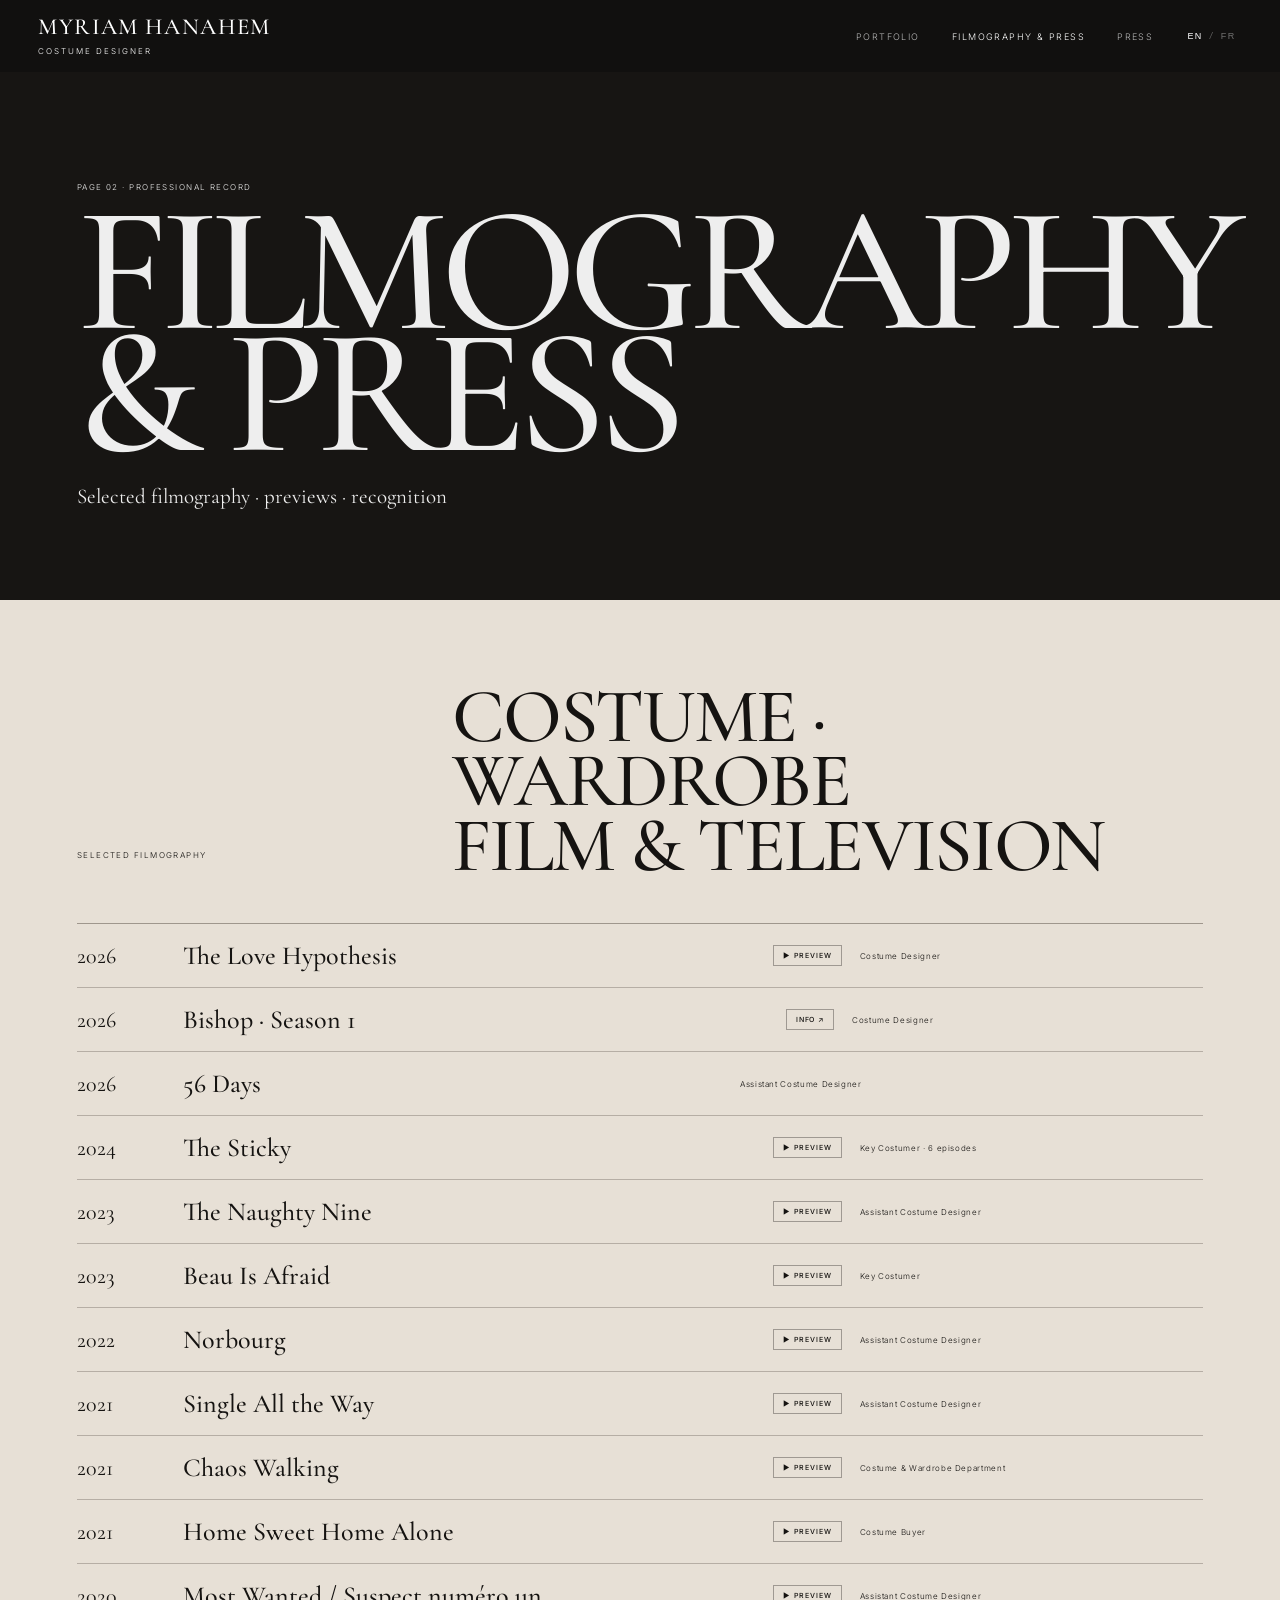
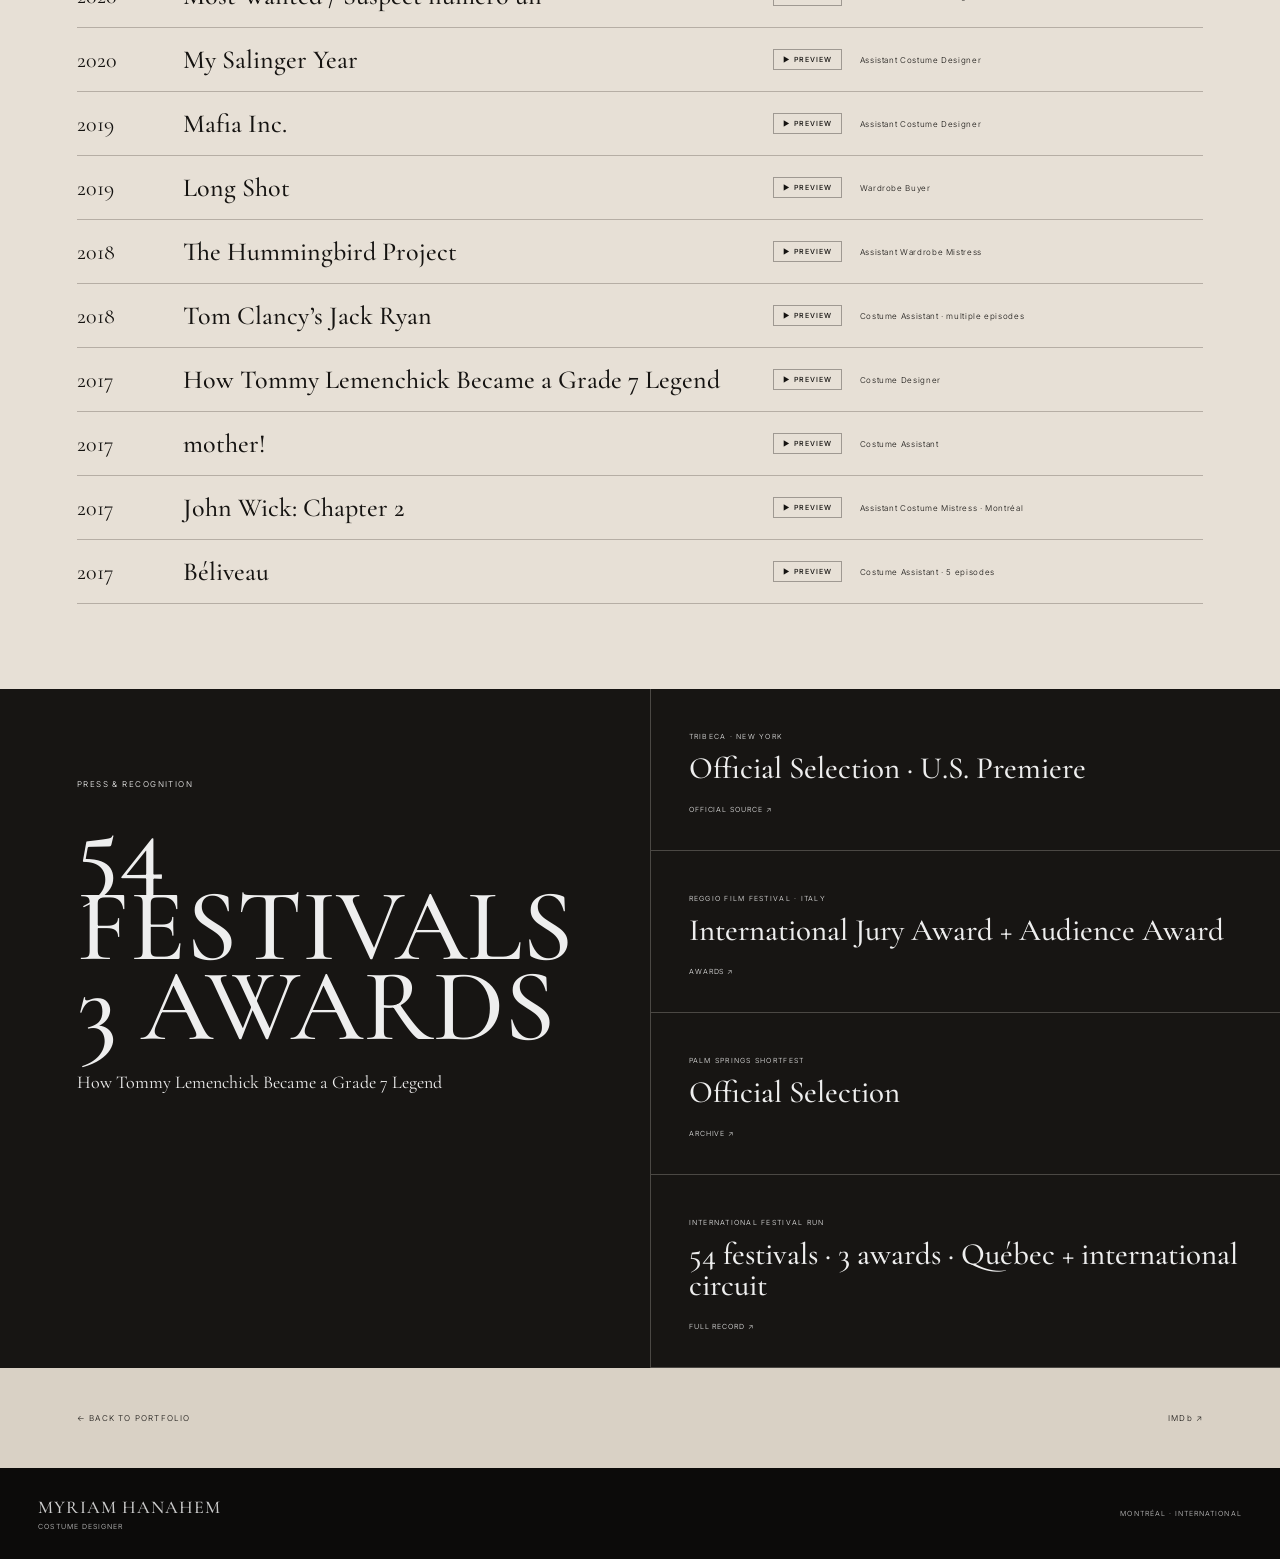
<file: filmography.html>
<!doctype html>
<html lang="en" data-lang="en">
<head>
<meta charset="utf-8">
<meta name="viewport" content="width=device-width,initial-scale=1,viewport-fit=cover">
<meta name="theme-color" content="#11100f">
<title>Filmography & Press — Myriam Hanahem</title>
<meta name="description" content="Selected filmography, previews and recognition for costume designer Myriam Hanahem.">
<link rel="preconnect" href="https://fonts.googleapis.com"><link rel="preconnect" href="https://fonts.gstatic.com" crossorigin>
<link href="https://fonts.googleapis.com/css2?family=Cormorant+Garamond:wght@400;500;600&family=Inter:wght@300;400;500&display=swap" rel="stylesheet">
<link rel="stylesheet" href="styles.css?v=20260910-portfolio2">
</head>
<body>
<header class="site-header dark-solid">
  <a class="wordmark" href="index.html"><strong>MYRIAM HANAHEM</strong><span>COSTUME DESIGNER</span></a>
  <nav class="desktop-nav"><a href="index.html">PORTFOLIO</a><a class="active" href="filmography.html">FILMOGRAPHY & PRESS</a><a href="#press">PRESS</a></nav>
  <button class="lang-toggle" id="langToggle"><span class="active">EN</span><i>/</i><span>FR</span></button><button class="menu-toggle" id="menuToggle"><span></span><span></span></button>
</header>
<div class="mobile-panel" id="mobilePanel" aria-hidden="true"><nav><a href="index.html">PORTFOLIO</a><a href="filmography.html">FILMOGRAPHY & PRESS</a><a href="#press">PRESS</a></nav></div>
<main class="credits-page">
<section class="credits-hero"><p class="eyebrow">PAGE 02 · PROFESSIONAL RECORD</p><h1>FILMOGRAPHY<br>& PRESS</h1><p>Selected filmography · previews · recognition</p></section>
<section class="credits-table">
  <div class="credits-head"><p class="eyebrow">SELECTED FILMOGRAPHY</p><h2>COSTUME · WARDROBE<br>FILM & TELEVISION</h2></div>
  <div class="credit-list">
    <div><b>2026</b><strong>The Love Hypothesis</strong><a class="credit-preview" href="https://www.youtube.com/watch?v=vo0N_i326as" target="_blank" rel="noopener">▶ PREVIEW</a><span>Costume Designer</span></div>
    <div><b>2026</b><strong>Bishop · Season 1</strong><a class="credit-preview" href="https://www.imdb.com/title/tt38266508/" target="_blank" rel="noopener">INFO ↗</a><span>Costume Designer</span></div>
    <div><b>2026</b><strong>56 Days</strong><span>Assistant Costume Designer</span></div>
    <div><b>2024</b><strong>The Sticky</strong><a class="credit-preview" href="https://www.youtube.com/watch?v=hvjIKMb5oSc" target="_blank" rel="noopener">▶ PREVIEW</a><span>Key Costumer · 6 episodes</span></div>
    <div><b>2023</b><strong>The Naughty Nine</strong><a class="credit-preview" href="https://video.disney.com/watch/the-naughty-nine-official-trailer-608750dfcaccaebd6b4f2a72" target="_blank" rel="noopener">▶ PREVIEW</a><span>Assistant Costume Designer</span></div>
    <div><b>2023</b><strong>Beau Is Afraid</strong><a class="credit-preview" href="https://www.youtube.com/watch?v=PuiWDn976Ek" target="_blank" rel="noopener">▶ PREVIEW</a><span>Key Costumer</span></div>
    <div><b>2022</b><strong>Norbourg</strong><a class="credit-preview" href="https://www.youtube.com/watch?v=5qk45pkEL-E" target="_blank" rel="noopener">▶ PREVIEW</a><span>Assistant Costume Designer</span></div>
    <div><b>2021</b><strong>Single All the Way</strong><a class="credit-preview" href="https://www.netflix.com/ca/title/81148358" target="_blank" rel="noopener">▶ PREVIEW</a><span>Assistant Costume Designer</span></div>
    <div><b>2021</b><strong>Chaos Walking</strong><a class="credit-preview" href="https://www.youtube.com/watch?v=nRf4ZgzHoVw" target="_blank" rel="noopener">▶ PREVIEW</a><span>Costume & Wardrobe Department</span></div>
    <div><b>2021</b><strong>Home Sweet Home Alone</strong><a class="credit-preview" href="https://www.youtube.com/watch?v=2vNQ6GvnT9Y" target="_blank" rel="noopener">▶ PREVIEW</a><span>Costume Buyer</span></div>
    <div><b>2020</b><strong>Most Wanted / Suspect numéro un</strong><a class="credit-preview" href="https://tv.apple.com/us/clip/most-wanted/umc.cmc.3jzbe1uz176j3ttac3y6f5z3g" target="_blank" rel="noopener">▶ PREVIEW</a><span>Assistant Costume Designer</span></div>
    <div><b>2020</b><strong>My Salinger Year</strong><a class="credit-preview" href="https://www.youtube.com/watch?v=05jdkAUwGPM" target="_blank" rel="noopener">▶ PREVIEW</a><span>Assistant Costume Designer</span></div>
    <div><b>2019</b><strong>Mafia Inc.</strong><a class="credit-preview" href="https://www.youtube.com/watch?v=JurXiwWReao" target="_blank" rel="noopener">▶ PREVIEW</a><span>Assistant Costume Designer</span></div>
    <div><b>2019</b><strong>Long Shot</strong><a class="credit-preview" href="https://www.youtube.com/watch?v=ZKsc2I4Tgsk" target="_blank" rel="noopener">▶ PREVIEW</a><span>Wardrobe Buyer</span></div>
    <div><b>2018</b><strong>The Hummingbird Project</strong><a class="credit-preview" href="https://www.youtube.com/watch?v=Gey8_fh3hgQ" target="_blank" rel="noopener">▶ PREVIEW</a><span>Assistant Wardrobe Mistress</span></div>
    <div><b>2018</b><strong>Tom Clancy’s Jack Ryan</strong><a class="credit-preview" href="https://www.primevideo.com/detail/0ONGKHWBI6Y2CABWUR56DP08PM" target="_blank" rel="noopener">▶ PREVIEW</a><span>Costume Assistant · multiple episodes</span></div>
    <div><b>2017</b><strong>How Tommy Lemenchick Became a Grade 7 Legend</strong><a class="credit-preview" href="https://vimeo.com/414036040" target="_blank" rel="noopener">▶ PREVIEW</a><span>Costume Designer</span></div>
    <div><b>2017</b><strong>mother!</strong><a class="credit-preview" href="https://www.youtube.com/watch?v=XpICoc65uh0" target="_blank" rel="noopener">▶ PREVIEW</a><span>Costume Assistant</span></div>
    <div><b>2017</b><strong>John Wick: Chapter 2</strong><a class="credit-preview" href="https://www.youtube.com/watch?v=ChpLV9AMqm4" target="_blank" rel="noopener">▶ PREVIEW</a><span>Assistant Costume Mistress · Montréal</span></div>
    <div><b>2017</b><strong>Béliveau</strong><a class="credit-preview" href="https://pixcom.com/productions/beliveau/" target="_blank" rel="noopener">▶ PREVIEW</a><span>Costume Assistant · 5 episodes</span></div>
  </div>
</section>
<section class="recognition-section" id="press">
  <div class="recognition-title"><p class="eyebrow light">PRESS & RECOGNITION</p><h2>54 FESTIVALS<br>3 AWARDS</h2><p>How Tommy Lemenchick Became a Grade 7 Legend</p></div>
  <div class="recognition-list">
    <a href="https://tribecafilm.com/festival/archive/how-tommy-lemenchick-became-a-grade-7-legend-2018" target="_blank" rel="noopener"><span>TRIBECA · NEW YORK</span><h3>Official Selection · U.S. Premiere</h3><em>OFFICIAL SOURCE ↗</em></a>
    <a href="https://www.reggiofilmfestival.it/en/festival-story/reggio-film-festival-2017/" target="_blank" rel="noopener"><span>REGGIO FILM FESTIVAL · ITALY</span><h3>International Jury Award + Audience Award</h3><em>AWARDS ↗</em></a>
    <a href="https://www.psfilmfest.org/2018-shortfest-archive/2018-shortfest-film-archive/how-tommy-lemenchick-became-a-grade-7-legend" target="_blank" rel="noopener"><span>PALM SPRINGS SHORTFEST</span><h3>Official Selection</h3><em>ARCHIVE ↗</em></a>
    <a href="https://vimeo.com/414036040" target="_blank" rel="noopener"><span>INTERNATIONAL FESTIVAL RUN</span><h3>54 festivals · 3 awards · Québec + international circuit</h3><em>FULL RECORD ↗</em></a>
  </div>
</section>
<section class="credits-footer-cta"><a href="index.html">← BACK TO PORTFOLIO</a><a href="https://www.imdb.com/name/nm8443350/" target="_blank" rel="noopener">IMDb ↗</a></section>
</main>
<footer class="site-footer"><div><strong>MYRIAM HANAHEM</strong><span>COSTUME DESIGNER</span></div><div>MONTRÉAL · INTERNATIONAL</div></footer>
<script src="script.js?v=20260910-portfolio2"></script>
</body></html>
</file>
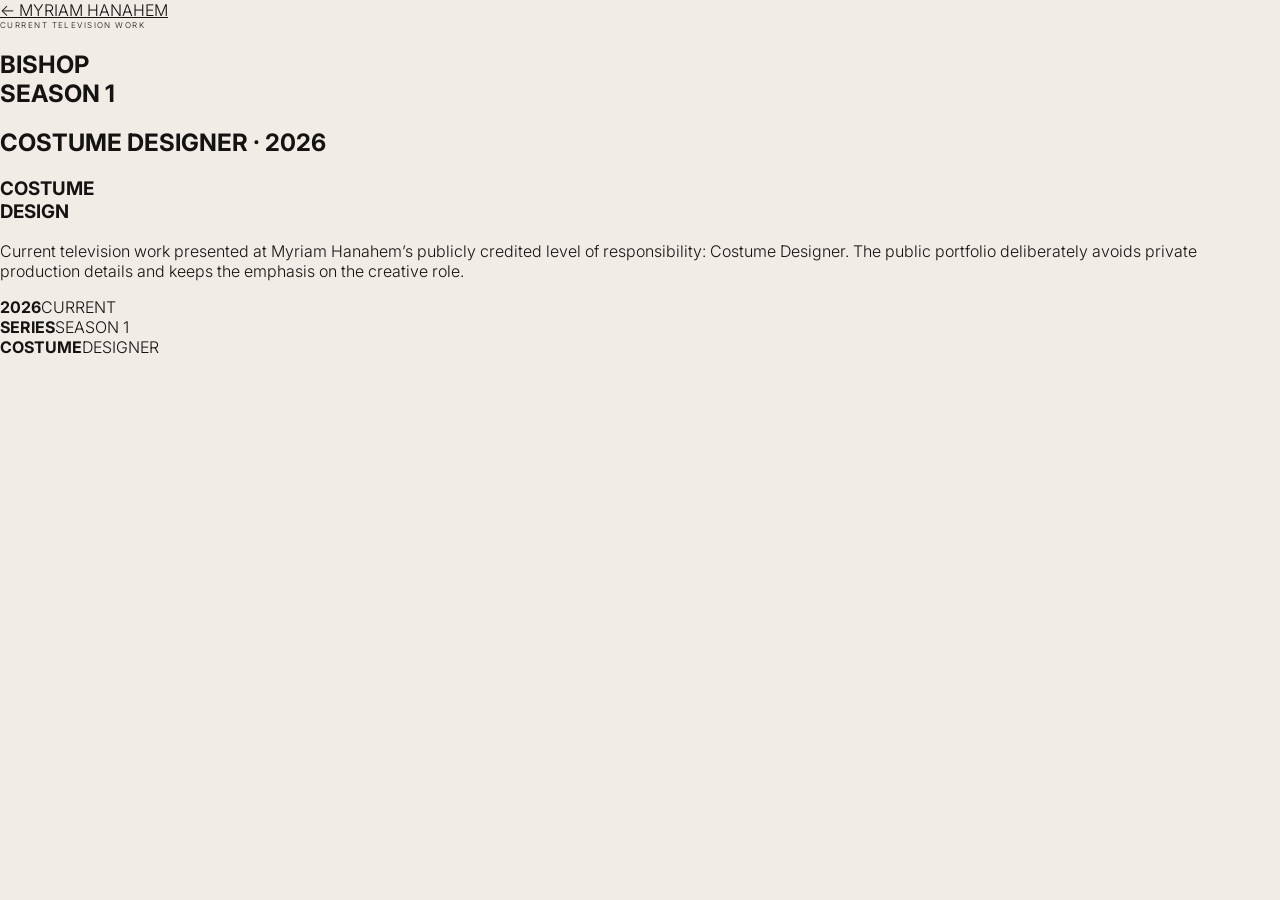
<file: projects/bishop.html>
<!doctype html><html lang="en"><head><meta charset="utf-8"><meta name="viewport" content="width=device-width,initial-scale=1"><title>Bishop — Myriam Hanahem</title><link rel="preconnect" href="https://fonts.googleapis.com"><link rel="preconnect" href="https://fonts.gstatic.com" crossorigin><link href="https://fonts.googleapis.com/css2?family=Cormorant+Garamond:wght@400;500;600&family=Inter:wght@300;400;500&display=swap" rel="stylesheet"><link rel="stylesheet" href="../styles.css"></head><body class="project-page"><a class="back" href="../index.html#work">← MYRIAM HANAHEM</a><section class="project-hero"><p class="eyebrow">CURRENT TELEVISION WORK</p><h1>BISHOP<br>SEASON 1</h1><h2>COSTUME DESIGNER · 2026</h2></section><section class="project-body"><h3>COSTUME<br>DESIGN</h3><div><p>Current television work presented at Myriam Hanahem’s publicly credited level of responsibility: Costume Designer. The public portfolio deliberately avoids private production details and keeps the emphasis on the creative role.</p><div class="facts"><div><b>2026</b><span>CURRENT</span></div><div><b>SERIES</b><span>SEASON 1</span></div><div><b>COSTUME</b><span>DESIGNER</span></div></div></div></section></body></html>
</file>
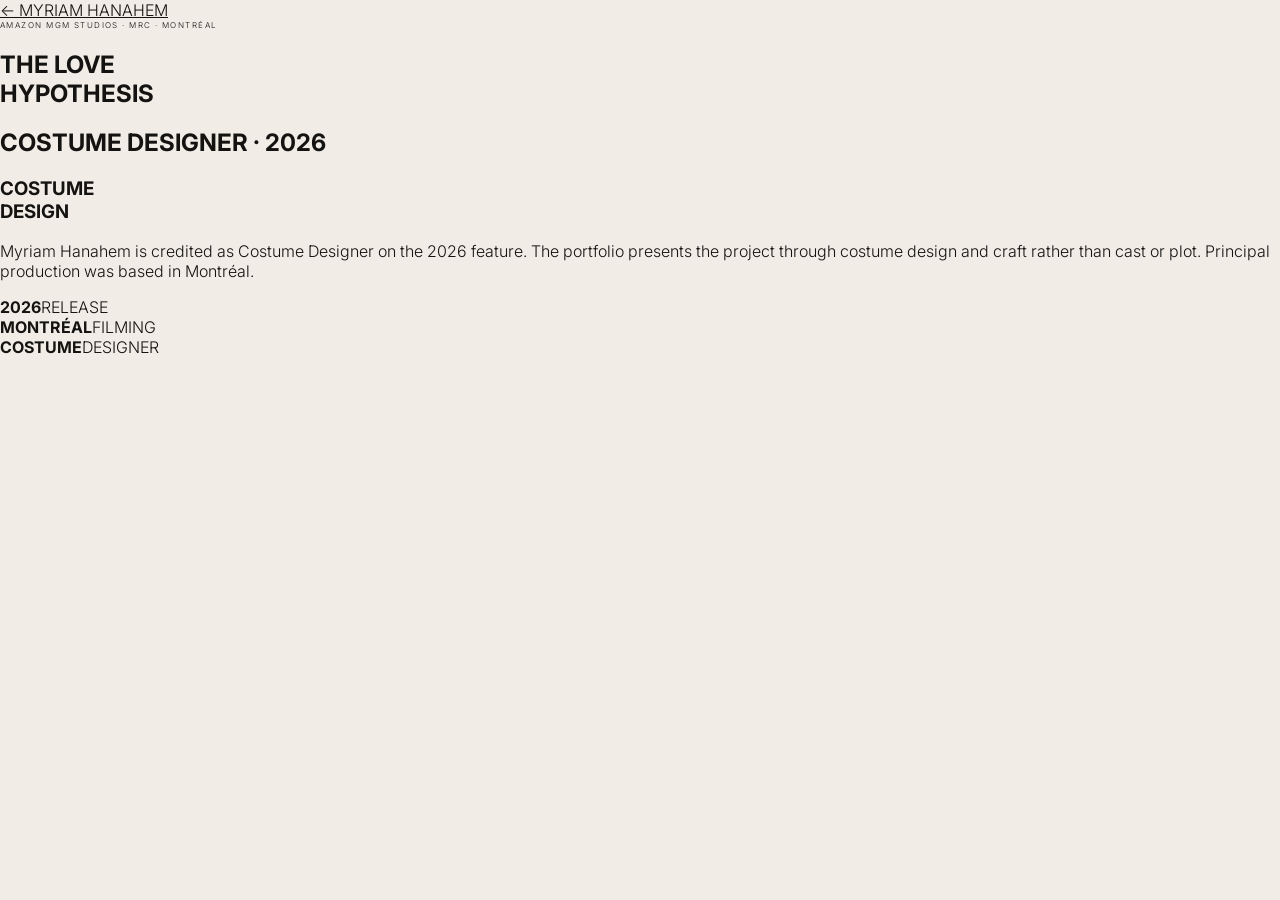
<file: projects/the-love-hypothesis.html>
<!doctype html><html lang="en"><head><meta charset="utf-8"><meta name="viewport" content="width=device-width,initial-scale=1"><title>The Love Hypothesis — Myriam Hanahem</title><link rel="preconnect" href="https://fonts.googleapis.com"><link rel="preconnect" href="https://fonts.gstatic.com" crossorigin><link href="https://fonts.googleapis.com/css2?family=Cormorant+Garamond:wght@400;500;600&family=Inter:wght@300;400;500&display=swap" rel="stylesheet"><link rel="stylesheet" href="../styles.css"></head><body class="project-page"><a class="back" href="../index.html#work">← MYRIAM HANAHEM</a><section class="project-hero"><p class="eyebrow">AMAZON MGM STUDIOS · MRC · MONTRÉAL</p><h1>THE LOVE<br>HYPOTHESIS</h1><h2>COSTUME DESIGNER · 2026</h2></section><section class="project-body"><h3>COSTUME<br>DESIGN</h3><div><p>Myriam Hanahem is credited as Costume Designer on the 2026 feature. The portfolio presents the project through costume design and craft rather than cast or plot. Principal production was based in Montréal.</p><div class="facts"><div><b>2026</b><span>RELEASE</span></div><div><b>MONTRÉAL</b><span>FILMING</span></div><div><b>COSTUME</b><span>DESIGNER</span></div></div></div></section></body></html>
</file>
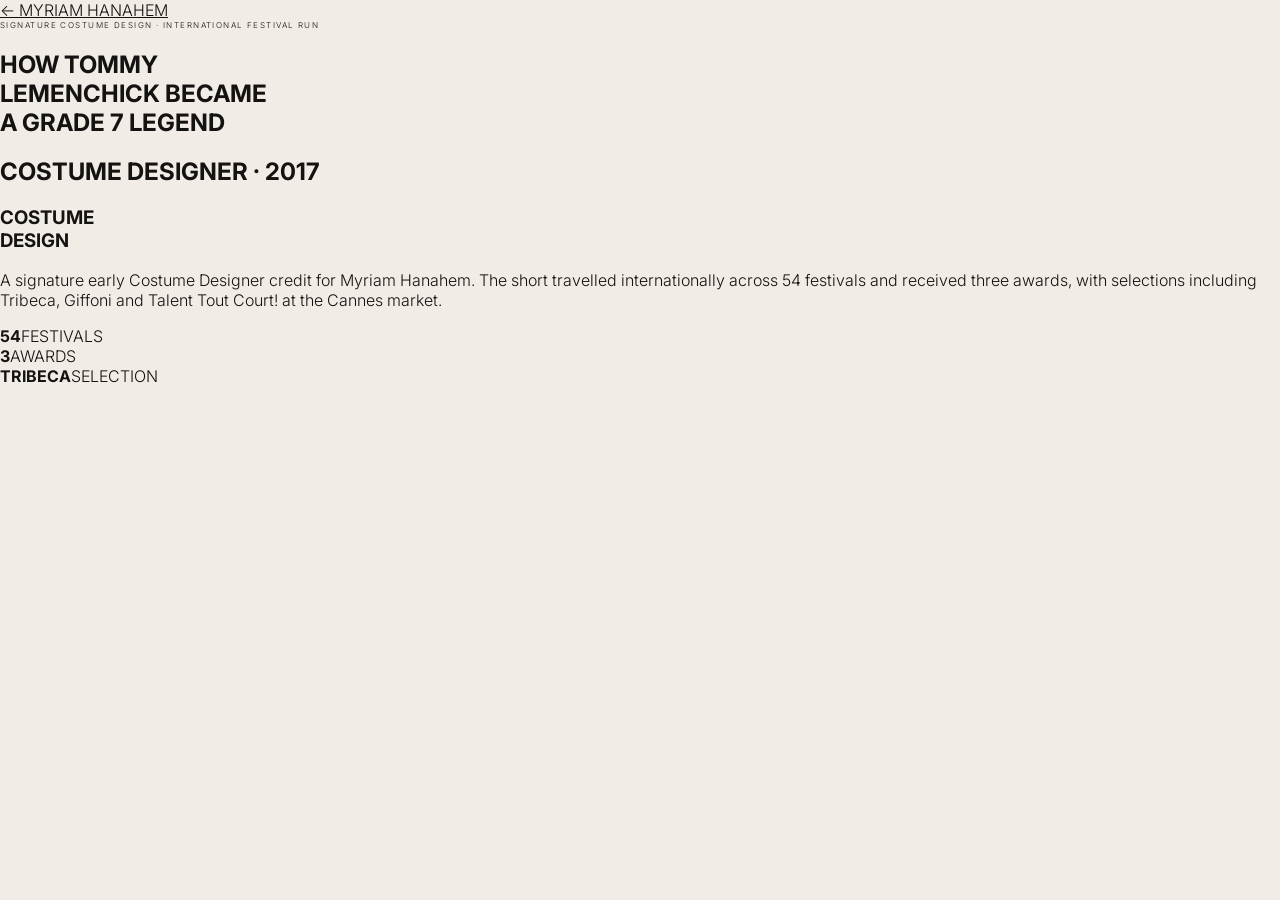
<file: projects/tommy-lemenchick.html>
<!doctype html><html lang="en"><head><meta charset="utf-8"><meta name="viewport" content="width=device-width,initial-scale=1"><title>How Tommy Lemenchick Became a Grade 7 Legend — Myriam Hanahem</title><link rel="preconnect" href="https://fonts.googleapis.com"><link rel="preconnect" href="https://fonts.gstatic.com" crossorigin><link href="https://fonts.googleapis.com/css2?family=Cormorant+Garamond:wght@400;500;600&family=Inter:wght@300;400;500&display=swap" rel="stylesheet"><link rel="stylesheet" href="../styles.css"></head><body class="project-page"><a class="back" href="../index.html#work">← MYRIAM HANAHEM</a><section class="project-hero"><p class="eyebrow">SIGNATURE COSTUME DESIGN · INTERNATIONAL FESTIVAL RUN</p><h1>HOW TOMMY<br>LEMENCHICK BECAME<br>A GRADE 7 LEGEND</h1><h2>COSTUME DESIGNER · 2017</h2></section><section class="project-body"><h3>COSTUME<br>DESIGN</h3><div><p>A signature early Costume Designer credit for Myriam Hanahem. The short travelled internationally across 54 festivals and received three awards, with selections including Tribeca, Giffoni and Talent Tout Court! at the Cannes market.</p><div class="facts"><div><b>54</b><span>FESTIVALS</span></div><div><b>3</b><span>AWARDS</span></div><div><b>TRIBECA</b><span>SELECTION</span></div></div></div></section></body></html>
</file>
<file: styles.css>
*{box-sizing:border-box}html{scroll-behavior:smooth}body{margin:0;background:#f1ede6;color:#151311;font-family:Inter,Arial,sans-serif;font-weight:300}a{color:inherit}.site-header{height:72px;position:fixed;z-index:50;inset:0 0 auto;display:flex;align-items:center;padding:0 3vw;color:#fff;background:linear-gradient(180deg,rgba(10,10,10,.92),rgba(10,10,10,.5));backdrop-filter:blur(10px)}.dark-solid{background:#11100f}.wordmark{display:flex;flex-direction:column;text-decoration:none}.wordmark strong{font:500 23px/1 "Cormorant Garamond",serif;letter-spacing:.06em}.wordmark span{font-size:8px;letter-spacing:.25em;margin-top:7px}.desktop-nav{margin-left:auto;display:flex;gap:32px;align-items:center}.desktop-nav a{font-size:9px;letter-spacing:.16em;text-decoration:none;opacity:.7}.desktop-nav a.active,.desktop-nav a:hover{opacity:1}.lang-toggle{margin-left:28px;border:0;background:none;color:#fff;font-size:9px;letter-spacing:.16em}.lang-toggle span{opacity:.4}.lang-toggle span.active{opacity:1}.lang-toggle i{margin:0 7px;opacity:.35}.menu-toggle{display:none;margin-left:16px;background:none;border:0;width:32px;height:28px;position:relative}.menu-toggle span{position:absolute;left:2px;right:2px;height:1px;background:#fff}.menu-toggle span:first-child{top:9px}.menu-toggle span:last-child{top:18px}.mobile-panel{display:none}.eyebrow{font-size:8px;letter-spacing:.18em;margin:0 0 18px}.eyebrow.light{color:#fff}.portfolio-hero{height:92svh;min-height:690px;position:relative;background:#111;color:#fff;overflow:hidden}.hero-image{position:absolute;inset:0;width:100%;height:100%;object-fit:cover;object-position:center 30%}.hero-overlay{position:absolute;inset:0;background:linear-gradient(90deg,rgba(0,0,0,.88),rgba(0,0,0,.42) 45%,rgba(0,0,0,.08)),linear-gradient(0deg,rgba(0,0,0,.35),transparent 50%)}.hero-copy{position:absolute;left:5vw;bottom:8vh;max-width:770px}.hero-copy h1{font:500 clamp(76px,9vw,145px)/.76 "Cormorant Garamond",serif;letter-spacing:-.04em;margin:0 0 22px}.hero-lead{font:400 20px/1.25 "Cormorant Garamond",serif}.outline-btn{display:inline-block;margin-top:22px;padding:14px 18px;border:1px solid rgba(255,255,255,.75);font-size:8px;letter-spacing:.15em;text-decoration:none}.portfolio-intro{display:grid;grid-template-columns:1fr 1fr;gap:7vw;padding:90px 6vw;background:#eee8df}.portfolio-intro h2,.portfolio-cta h2,.credits-head h2{font:500 clamp(48px,6vw,84px)/.84 "Cormorant Garamond",serif;letter-spacing:-.03em;margin:0}.portfolio-intro>div:last-child>p:first-child{font:400 21px/1.45 "Cormorant Garamond",serif;max-width:650px;margin-top:0}.platforms{font-size:8px;letter-spacing:.17em;margin-top:35px}.portfolio-grid{display:grid;grid-template-columns:repeat(2,1fr);gap:2px;background:#111}.project-card{height:54vw;max-height:720px;min-height:420px;position:relative;overflow:hidden;color:#fff;text-decoration:none;background:#181716}.project-card.feature{grid-column:1/-1;height:63vw;max-height:820px}.project-card img{position:absolute;inset:0;width:100%;height:100%;object-fit:cover;transition:transform .5s}.project-card:hover img{transform:scale(1.025)}.project-shade{position:absolute;inset:0;background:linear-gradient(0deg,rgba(0,0,0,.86),transparent 58%)}.project-play{position:absolute;top:22px;left:22px;padding:8px 10px;border:1px solid rgba(255,255,255,.6);font-size:7px;letter-spacing:.15em;background:rgba(0,0,0,.18)}.project-meta{position:absolute;left:28px;right:28px;bottom:26px}.project-meta small{font-size:7px;letter-spacing:.16em}.project-meta h2{font:500 clamp(34px,4vw,62px)/.88 "Cormorant Garamond",serif;margin:9px 0 5px}.project-meta p{font:400 16px "Cormorant Garamond",serif;margin:0}.bishop-visual{position:absolute;inset:0;display:flex;flex-direction:column;justify-content:center;align-items:center;background:linear-gradient(140deg,#0d0f10,#25282b 55%,#0b0c0d)}.bishop-word{font:500 clamp(70px,11vw,160px)/.8 "Cormorant Garamond",serif;letter-spacing:.05em}.bishop-sub{font:400 14px Inter,sans-serif;letter-spacing:.4em;margin-top:20px}.process-strip{padding:45px 5vw;background:#161513;color:#eee}.process-line{display:grid;grid-template-columns:repeat(6,1fr);border-top:1px solid #555}.process-line span{padding:22px 10px;border-right:1px solid #555;font-size:7px;letter-spacing:.14em}.portfolio-cta{display:grid;grid-template-columns:1.5fr .5fr;align-items:end;gap:4vw;padding:90px 6vw;background:#d9d1c5}.big-link{justify-self:end;text-decoration:none;font-size:9px;letter-spacing:.16em;border-bottom:1px solid #555;padding-bottom:7px}.contact-section{padding:100px 6vw;background:#11100f;color:#eee}.contact-section h2{font:500 clamp(72px,10vw,150px)/.74 "Cormorant Garamond",serif;letter-spacing:-.045em;margin:12px 0 28px}.contact-section>p:not(.eyebrow){font:400 19px/1.4 "Cormorant Garamond",serif}.contact-actions{display:flex;gap:28px;margin-top:35px}.contact-actions a{font-size:8px;letter-spacing:.15em;text-decoration:none;border-bottom:1px solid #666;padding-bottom:6px}.site-footer{display:flex;justify-content:space-between;align-items:center;padding:28px 3vw;background:#0c0b0a;color:#ccc;font-size:7px;letter-spacing:.15em}.site-footer>div:first-child{display:flex;flex-direction:column}.site-footer strong{font:500 18px "Cormorant Garamond",serif}.site-footer span{font-size:7px;margin-top:4px}.credits-page{padding-top:72px}.credits-hero{padding:110px 6vw 70px;background:#171513;color:#eee}.credits-hero h1{font:500 clamp(90px,14vw,200px)/.68 "Cormorant Garamond",serif;letter-spacing:-.05em;margin:0 0 30px}.credits-hero>p:last-child{font:400 21px "Cormorant Garamond",serif}.credits-table{padding:85px 6vw;background:#e7e0d6}.credits-head{display:grid;grid-template-columns:1fr 2fr;align-items:end;margin-bottom:45px}.credit-list{border-top:1px solid #9f978d}.credit-list>div{display:grid;grid-template-columns:88px minmax(0,1.25fr) auto minmax(190px,.75fr);gap:0 18px;align-items:center;padding:16px 0;border-bottom:1px solid #b6aea5}.credit-list b{font:400 22px "Cormorant Garamond",serif}.credit-list strong{font:500 26px "Cormorant Garamond",serif}.credit-list span{font-size:8px;letter-spacing:.08em}.credit-preview{display:inline-flex;align-items:center;padding:6px 9px;border:1px solid rgba(23,21,19,.35);font:500 7px/1 Inter,sans-serif;letter-spacing:.13em;text-decoration:none;white-space:nowrap}.recognition-section{display:grid;grid-template-columns:.9fr 1.1fr;background:#171513;color:#eee}.recognition-title{padding:90px 6vw}.recognition-title h2{font:500 clamp(64px,8vw,110px)/.78 "Cormorant Garamond",serif;margin:12px 0 24px}.recognition-title>p:last-child{font:400 18px "Cormorant Garamond",serif}.recognition-list{border-left:1px solid #4b4844}.recognition-list a{display:block;padding:34px 38px;border-bottom:1px solid #4b4844;text-decoration:none}.recognition-list span{font-size:7px;letter-spacing:.18em}.recognition-list h3{font:500 31px/1 "Cormorant Garamond",serif;margin:10px 0 12px}.recognition-list em{font-style:normal;font-size:7px;letter-spacing:.14em}.credits-footer-cta{display:flex;justify-content:space-between;padding:45px 6vw;background:#d9d1c5}.credits-footer-cta a{font-size:8px;letter-spacing:.15em;text-decoration:none}@media(max-width:900px){html,body{width:100%;overflow-x:hidden}.site-header{height:68px;padding:0 18px}.wordmark strong{font-size:20px}.wordmark span{font-size:7px}.desktop-nav{display:none}.lang-toggle{margin-left:auto}.menu-toggle{display:block}.mobile-panel{display:block;position:fixed;z-index:45;inset:68px 0 0;background:#11100f;color:#fff;transform:translateX(100%);transition:.3s}.mobile-panel.open{transform:none}.mobile-panel nav{height:100%;display:flex;flex-direction:column;justify-content:center;padding:30px}.mobile-panel a{font:500 44px/1.5 "Cormorant Garamond",serif;text-decoration:none}.portfolio-hero{height:78svh;min-height:600px}.hero-image{object-position:58% center}.hero-overlay{background:linear-gradient(0deg,rgba(0,0,0,.78),rgba(0,0,0,.06) 72%)}.hero-copy{left:22px;right:22px;bottom:38px}.hero-copy h1{font-size:58px;line-height:.78}.hero-lead{font-size:18px}.portfolio-intro{grid-template-columns:1fr;padding:58px 22px;gap:24px}.portfolio-intro h2{font-size:49px}.portfolio-intro>div:last-child>p:first-child{font-size:19px}.portfolio-grid{grid-template-columns:1fr}.project-card,.project-card.feature{grid-column:auto;height:68svh;min-height:500px;max-height:650px}.project-meta{left:20px;right:20px;bottom:20px}.project-meta h2{font-size:38px}.project-play{top:16px;left:16px}.bishop-word{font-size:88px}.process-strip{padding:40px 18px}.process-line{grid-template-columns:1fr 1fr}.process-line span{padding:18px 8px;border-bottom:1px solid #555}.portfolio-cta{grid-template-columns:1fr;padding:58px 22px;gap:35px}.portfolio-cta h2{font-size:48px}.big-link{justify-self:start}.contact-section{padding:70px 22px}.contact-section h2{font-size:66px}.site-footer{padding:26px 20px;align-items:flex-end}.credits-page{padding-top:68px}.credits-hero{padding:80px 22px 50px}.credits-hero h1{font-size:82px}.credits-table{padding:60px 18px}.credits-head{display:block;margin-bottom:32px}.credits-head h2{font-size:45px;margin-top:10px}.credit-list>div{grid-template-columns:54px minmax(0,1fr);gap:0 10px;padding:18px 0}.credit-list b{font-size:22px}.credit-list strong{font-size:23px;line-height:1.05}.credit-preview{grid-column:2;justify-self:start;margin-top:8px}.credit-list span{grid-column:2;margin-top:7px;line-height:1.4}.recognition-section{grid-template-columns:1fr}.recognition-title{padding:60px 22px 40px}.recognition-title h2{font-size:58px}.recognition-list{border-left:0;border-top:1px solid #4b4844}.recognition-list a{padding:28px 22px}.recognition-list h3{font-size:27px}.credits-footer-cta{padding:32px 22px}}@media(max-width:430px){.hero-copy h1{font-size:52px}.project-card,.project-card.feature{height:65svh;min-height:470px}.portfolio-intro h2,.portfolio-cta h2{font-size:44px}.credits-hero h1{font-size:72px}.credits-head h2{font-size:40px}.contact-section h2{font-size:58px}}
</file>
